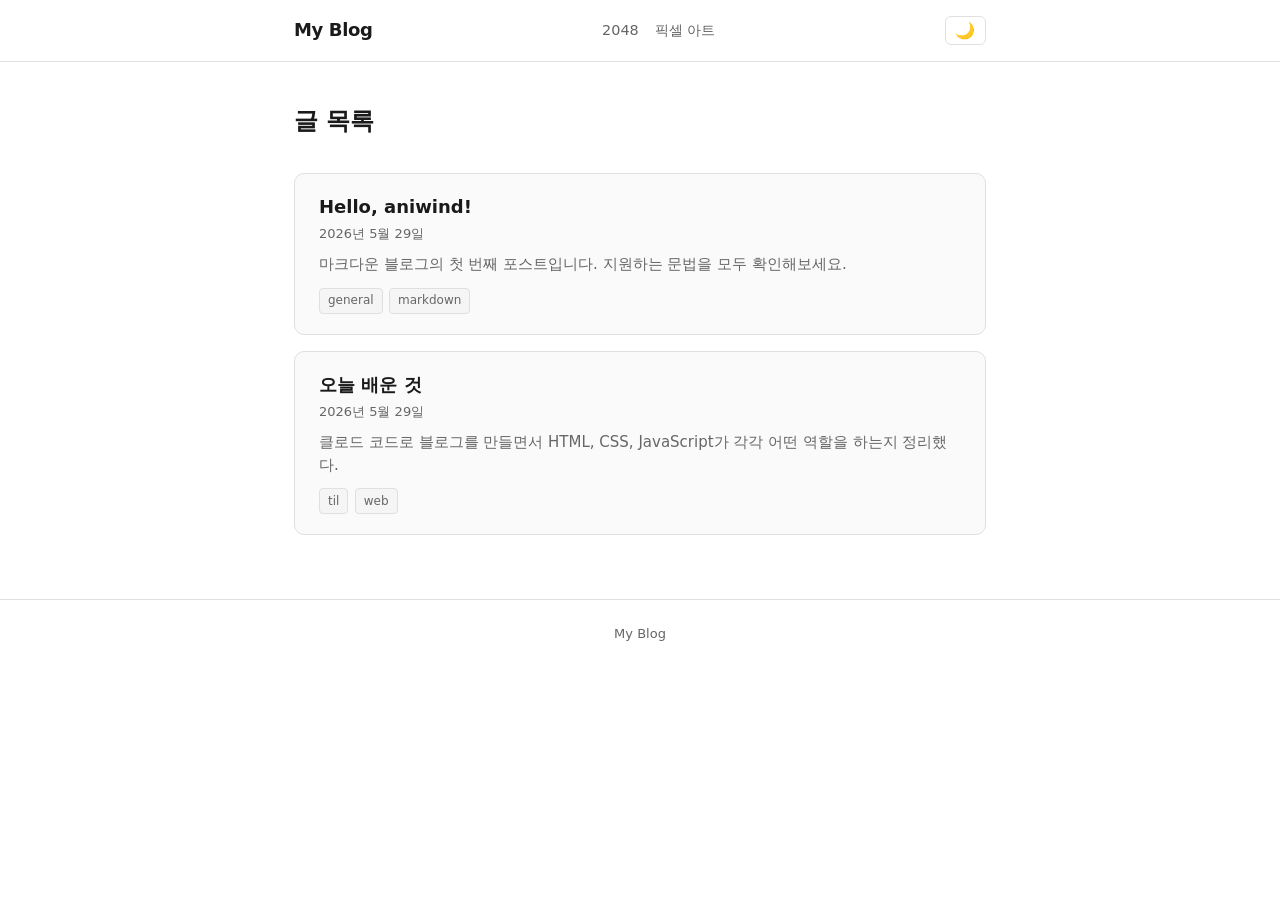
<file: index.html>
<!DOCTYPE html>
<html lang="ko">
<head>
	<meta charset="UTF-8">
	<meta name="viewport" content="width=device-width, initial-scale=1.0">
	<title>My Blog</title>
	<link rel="stylesheet" href="css/style.css">
</head>
<body>

<header class="site-header">
	<div class="container">
		<a href="index.html" class="site-title">My Blog</a>
		<nav class="site-nav">
			<a href="games/2048.html" class="nav-link">2048</a>
			<a href="games/pixel-art.html" class="nav-link">픽셀 아트</a>
		</nav>
		<button id="theme-toggle" aria-label="테마 전환">🌙</button>
	</div>
</header>

<main>
	<div class="container">
		<div class="post-list-header">
			<h1>글 목록</h1>
		</div>
		<div id="post-list" class="post-list"></div>
	</div>
</main>

<footer class="site-footer">
	<div class="container">
		<span>My Blog</span>
	</div>
</footer>

<script type="module" src="js/main.js"></script>
</body>
</html>
</file>
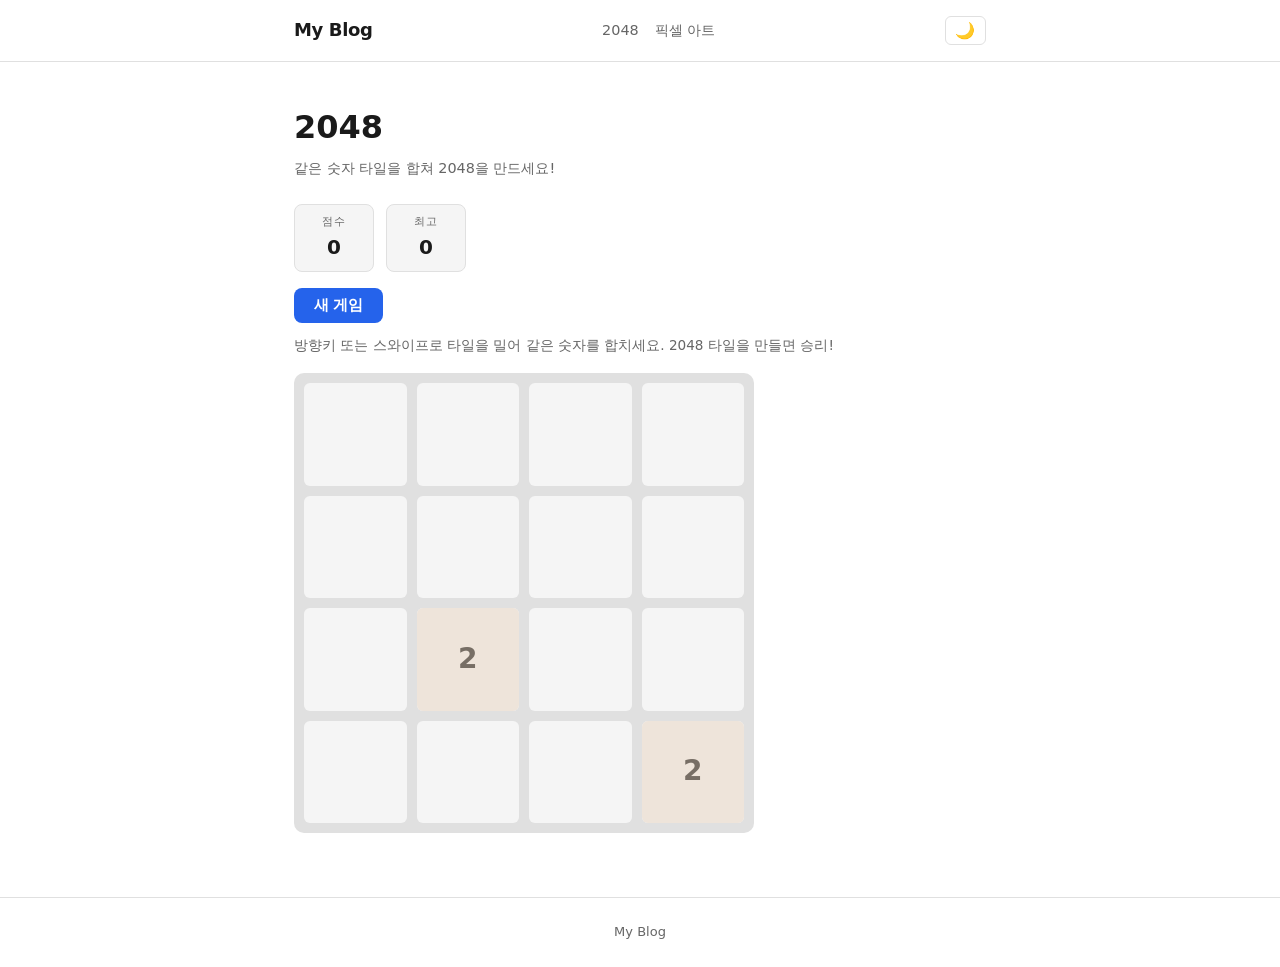
<file: games/2048.html>
<!DOCTYPE html>
<html lang="ko">
<head>
  <meta charset="UTF-8">
  <meta name="viewport" content="width=device-width, initial-scale=1.0">
  <title>2048 — My Blog</title>
  <link rel="stylesheet" href="../css/style.css">
  <link rel="stylesheet" href="../css/2048.css">
</head>
<body>
  <header class="site-header">
    <div class="container">
      <a href="../index.html" class="site-title">My Blog</a>
      <nav class="site-nav">
        <a href="2048.html" class="nav-link">2048</a>
        <a href="pixel-art.html" class="nav-link">픽셀 아트</a>
      </nav>
      <button id="theme-toggle" aria-label="테마 전환">🌙</button>
    </div>
  </header>

  <main>
    <div class="container">
      <div class="game-header">
        <h1>2048</h1>
        <p class="game-desc">같은 숫자 타일을 합쳐 2048을 만드세요!</p>
      </div>

      <div class="scoreboard">
        <div class="score-box">
          <span class="score-label">점수</span>
          <span class="score-value" id="score-display">0</span>
        </div>
        <div class="score-box">
          <span class="score-label">최고</span>
          <span class="score-value" id="best-display">0</span>
        </div>
      </div>

      <div class="game-controls">
        <button id="new-game-btn">새 게임</button>
      </div>

      <p class="game-hint">방향키 또는 스와이프로 타일을 밀어 같은 숫자를 합치세요. 2048 타일을 만들면 승리!</p>

      <div class="board-wrapper">
        <div class="board" id="board">
          <div class="cell"></div><div class="cell"></div><div class="cell"></div><div class="cell"></div>
          <div class="cell"></div><div class="cell"></div><div class="cell"></div><div class="cell"></div>
          <div class="cell"></div><div class="cell"></div><div class="cell"></div><div class="cell"></div>
          <div class="cell"></div><div class="cell"></div><div class="cell"></div><div class="cell"></div>
        </div>
        <div class="game-message" id="game-message">
          <p id="game-message-text"></p>
          <button id="retry-btn">다시 시도</button>
        </div>
      </div>
    </div>
  </main>

  <footer class="site-footer">
    <div class="container">
      <p>My Blog</p>
    </div>
  </footer>

  <script type="module" src="../js/theme.js"></script>
  <script type="module" src="../js/2048.js"></script>
</body>
</html>
</file>
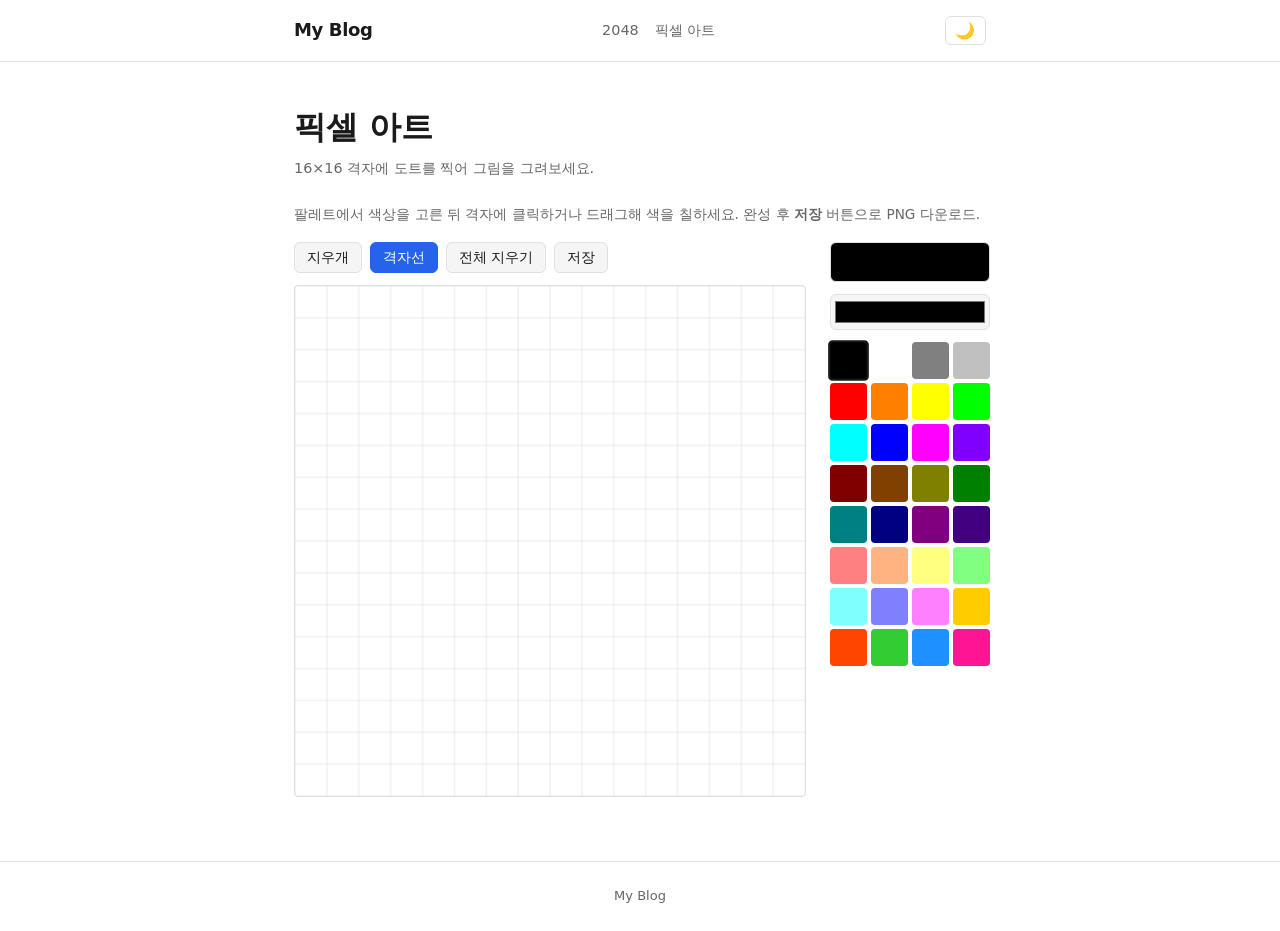
<file: games/pixel-art.html>
<!DOCTYPE html>
<html lang="ko">
<head>
	<meta charset="UTF-8">
	<meta name="viewport" content="width=device-width, initial-scale=1.0">
	<title>픽셀 아트 — My Blog</title>
	<link rel="stylesheet" href="../css/style.css">
	<link rel="stylesheet" href="../css/pixel-art.css">
</head>
<body>
	<header class="site-header">
		<div class="container">
			<a href="../index.html" class="site-title">My Blog</a>
			<nav class="site-nav">
				<a href="2048.html" class="nav-link">2048</a>
				<a href="pixel-art.html" class="nav-link">픽셀 아트</a>
			</nav>
			<button id="theme-toggle" aria-label="테마 전환">🌙</button>
		</div>
	</header>

	<main>
		<div class="container">
			<div class="editor-page-header">
				<h1>픽셀 아트</h1>
				<p class="editor-desc">16×16 격자에 도트를 찍어 그림을 그려보세요.</p>
			</div>

			<p class="editor-hint">팔레트에서 색상을 고른 뒤 격자에 클릭하거나 드래그해 색을 칠하세요. 완성 후 <strong>저장</strong> 버튼으로 PNG 다운로드.</p>

			<div class="editor-layout">
				<div class="canvas-area">
					<div class="toolbar">
						<button id="btn-eraser">지우개</button>
						<button id="btn-grid" class="tool-active">격자선</button>
						<button id="btn-clear">전체 지우기</button>
						<button id="btn-save">저장</button>
					</div>
					<canvas id="pixel-canvas" width="512" height="512"></canvas>
				</div>

				<div class="palette-panel">
					<div id="color-preview"></div>
					<input type="color" id="color-custom" value="#000000">
					<div class="palette-grid" id="palette-grid"></div>
				</div>
			</div>
		</div>
	</main>

	<footer class="site-footer">
		<div class="container">
			<span>My Blog</span>
		</div>
	</footer>

	<script type="module" src="../js/theme.js"></script>
	<script type="module" src="../js/pixel-art.js"></script>
</body>
</html>
</file>
<file: css/style.css>
/* ── Color tokens ── */
:root {
	--bg: #ffffff;
	--bg-surface: #f5f5f5;
	--bg-card: #fafafa;
	--text: #1a1a1a;
	--text-muted: #666666;
	--accent: #2563eb;
	--accent-hover: #1d4ed8;
	--border: #e0e0e0;
	--code-bg: #f3f4f6;
	--shadow: 0 1px 3px rgba(0,0,0,0.08);
}

@media (prefers-color-scheme: dark) {
	:root:not([data-theme="light"]) {
		--bg: #0f0f0f;
		--bg-surface: #1a1a1a;
		--bg-card: #1e1e1e;
		--text: #e8e8e8;
		--text-muted: #888888;
		--accent: #60a5fa;
		--accent-hover: #93c5fd;
		--border: #2a2a2a;
		--code-bg: #1e1e2e;
		--shadow: 0 1px 3px rgba(0,0,0,0.4);
	}
}

[data-theme="dark"] {
	--bg: #0f0f0f;
	--bg-surface: #1a1a1a;
	--bg-card: #1e1e1e;
	--text: #e8e8e8;
	--text-muted: #888888;
	--accent: #60a5fa;
	--accent-hover: #93c5fd;
	--border: #2a2a2a;
	--code-bg: #1e1e2e;
	--shadow: 0 1px 3px rgba(0,0,0,0.4);
}

[data-theme="light"] {
	--bg: #ffffff;
	--bg-surface: #f5f5f5;
	--bg-card: #fafafa;
	--text: #1a1a1a;
	--text-muted: #666666;
	--accent: #2563eb;
	--accent-hover: #1d4ed8;
	--border: #e0e0e0;
	--code-bg: #f3f4f6;
	--shadow: 0 1px 3px rgba(0,0,0,0.08);
}

/* ── Reset ── */
*, *::before, *::after {
	box-sizing: border-box;
	margin: 0;
	padding: 0;
}

/* ── Base ── */
html {
	font-size: 16px;
	-webkit-text-size-adjust: 100%;
}

body {
	background-color: var(--bg);
	color: var(--text);
	font-family: -apple-system, BlinkMacSystemFont, 'Segoe UI', system-ui, sans-serif;
	line-height: 1.6;
	transition: background-color 0.2s, color 0.2s;
}

a {
	color: var(--accent);
	text-decoration: none;
}

a:hover {
	color: var(--accent-hover);
	text-decoration: underline;
}

/* ── Layout ── */
.container {
	max-width: 740px;
	margin: 0 auto;
	padding: 0 1.5rem;
}

/* ── Header ── */
.site-header {
	border-bottom: 1px solid var(--border);
	padding: 1rem 0;
	position: sticky;
	top: 0;
	background: var(--bg);
	z-index: 100;
	backdrop-filter: blur(8px);
	-webkit-backdrop-filter: blur(8px);
}

.site-header .container {
	display: flex;
	align-items: center;
	justify-content: space-between;
}

.site-title {
	font-size: 1.125rem;
	font-weight: 700;
	color: var(--text);
	letter-spacing: -0.02em;
}

.site-title:hover {
	color: var(--accent);
	text-decoration: none;
}

#theme-toggle {
	background: none;
	border: 1px solid var(--border);
	border-radius: 6px;
	padding: 0.35rem 0.6rem;
	cursor: pointer;
	font-size: 1rem;
	color: var(--text-muted);
	transition: border-color 0.15s, color 0.15s;
	line-height: 1;
}

#theme-toggle:hover {
	border-color: var(--accent);
	color: var(--accent);
}

/* ── Main ── */
main {
	padding: 2.5rem 0 4rem;
}

/* ── Post list ── */
.post-list-header {
	margin-bottom: 2rem;
}

.post-list-header h1 {
	font-size: 1.5rem;
	font-weight: 700;
	color: var(--text);
}

.post-list {
	display: flex;
	flex-direction: column;
	gap: 1rem;
}

.post-card {
	background: var(--bg-card);
	border: 1px solid var(--border);
	border-radius: 10px;
	padding: 1.25rem 1.5rem;
	cursor: pointer;
	transition: border-color 0.15s, box-shadow 0.15s, transform 0.1s;
	text-decoration: none;
	display: block;
	color: inherit;
}

.post-card:hover {
	border-color: var(--accent);
	box-shadow: var(--shadow);
	transform: translateY(-1px);
	text-decoration: none;
	color: inherit;
}

.post-card-title {
	font-size: 1.125rem;
	font-weight: 600;
	color: var(--text);
	margin-bottom: 0.35rem;
	line-height: 1.4;
}

.post-card-meta {
	font-size: 0.8125rem;
	color: var(--text-muted);
	margin-bottom: 0.5rem;
	display: flex;
	align-items: center;
	gap: 0.75rem;
}

.post-card-desc {
	font-size: 0.9375rem;
	color: var(--text-muted);
	line-height: 1.5;
}

.post-tags {
	display: flex;
	flex-wrap: wrap;
	gap: 0.4rem;
	margin-top: 0.75rem;
}

.tag {
	font-size: 0.75rem;
	background: var(--bg-surface);
	border: 1px solid var(--border);
	border-radius: 4px;
	padding: 0.15rem 0.5rem;
	color: var(--text-muted);
}

.empty-state {
	text-align: center;
	padding: 4rem 0;
	color: var(--text-muted);
}

/* ── Post view ── */
.post-nav {
	margin-bottom: 2rem;
}

.back-link {
	font-size: 0.9rem;
	color: var(--text-muted);
	display: inline-flex;
	align-items: center;
	gap: 0.35rem;
}

.back-link:hover {
	color: var(--accent);
	text-decoration: none;
}

.post-header {
	margin-bottom: 2.5rem;
	padding-bottom: 1.5rem;
	border-bottom: 1px solid var(--border);
}

.post-header h1 {
	font-size: 2rem;
	font-weight: 700;
	line-height: 1.3;
	letter-spacing: -0.03em;
	color: var(--text);
	margin-bottom: 0.75rem;
}

.post-meta {
	font-size: 0.875rem;
	color: var(--text-muted);
	display: flex;
	align-items: center;
	gap: 1rem;
	flex-wrap: wrap;
}

/* ── Post body typography ── */
.post-body {
	max-width: 70ch;
	font-family: Georgia, 'Times New Roman', serif;
	font-size: 1.0625rem;
	line-height: 1.8;
	color: var(--text);
}

.post-body h1,
.post-body h2,
.post-body h3,
.post-body h4 {
	font-family: -apple-system, BlinkMacSystemFont, 'Segoe UI', system-ui, sans-serif;
	font-weight: 700;
	line-height: 1.35;
	letter-spacing: -0.02em;
	color: var(--text);
	margin-top: 2rem;
	margin-bottom: 0.75rem;
}

.post-body h1 { font-size: 1.75rem; }
.post-body h2 { font-size: 1.375rem; }
.post-body h3 { font-size: 1.125rem; }
.post-body h4 { font-size: 1rem; }

.post-body p {
	margin-bottom: 1.25rem;
}

.post-body ul,
.post-body ol {
	margin-bottom: 1.25rem;
	padding-left: 1.5rem;
}

.post-body li {
	margin-bottom: 0.35rem;
}

.post-body blockquote {
	border-left: 3px solid var(--accent);
	margin: 1.5rem 0;
	padding: 0.75rem 1.25rem;
	background: var(--bg-surface);
	border-radius: 0 6px 6px 0;
	color: var(--text-muted);
	font-style: italic;
}

.post-body blockquote p {
	margin-bottom: 0;
}

.post-body hr {
	border: none;
	border-top: 1px solid var(--border);
	margin: 2rem 0;
}

.post-body a {
	color: var(--accent);
	text-decoration: underline;
	text-underline-offset: 2px;
}

.post-body img {
	max-width: 100%;
	height: auto;
	border-radius: 8px;
	margin: 1rem 0;
}

/* ── Inline code ── */
.post-body code {
	font-family: 'SF Mono', 'Fira Code', 'Cascadia Code', Consolas, monospace;
	font-size: 0.875em;
	background: var(--code-bg);
	border: 1px solid var(--border);
	border-radius: 4px;
	padding: 0.1em 0.4em;
}

/* ── Code blocks ── */
.post-body pre {
	margin: 1.5rem 0;
	border-radius: 8px;
	overflow: auto;
	border: 1px solid var(--border);
}

.post-body pre code {
	background: none;
	border: none;
	padding: 0;
	font-size: 0.875rem;
	line-height: 1.6;
}

/* ── Table ── */
.post-body table {
	display: block;
	width: max-content;
	max-width: 100%;
	overflow-x: auto;
	border-collapse: collapse;
	margin: 1.5rem 0;
	font-size: 0.9375rem;
}

.post-body th,
.post-body td {
	border: 1px solid var(--border);
	padding: 0.5rem 0.75rem;
	text-align: left;
}

.post-body th {
	background: var(--bg-surface);
	font-weight: 600;
	font-family: -apple-system, BlinkMacSystemFont, 'Segoe UI', system-ui, sans-serif;
}

/* ── Footer ── */
.site-footer {
	border-top: 1px solid var(--border);
	padding: 1.5rem 0;
	text-align: center;
	font-size: 0.8125rem;
	color: var(--text-muted);
}

/* ── Loading / Error states ── */
.loading {
	text-align: center;
	padding: 3rem 0;
	color: var(--text-muted);
}

.error-state {
	text-align: center;
	padding: 4rem 0;
	color: var(--text-muted);
}

.error-state h2 {
	font-size: 1.5rem;
	margin-bottom: 0.5rem;
	color: var(--text);
}

/* ── Mobile ── */
@media (max-width: 640px) {
	.container {
		padding: 0 1rem;
	}

	main {
		padding: 1.5rem 0 3rem;
	}

	.post-header h1 {
		font-size: 1.5rem;
	}

	.post-body {
		font-size: 1rem;
	}

	.post-card {
		padding: 1rem 1.125rem;
	}

	.post-card-title {
		font-size: 1rem;
	}
}

/* Navigation */
.site-nav {
	display: flex;
	gap: 1rem;
	align-items: center;
}

.nav-link {
	font-size: 0.9rem;
	color: var(--text-muted);
	text-decoration: none;
}

.nav-link:hover {
	color: var(--accent);
}
</file>
<file: css/2048.css>
/* 타일 색상 변수 */
:root {
	--tile-text-light: #776e65;
	--tile-text-dark: #f9f6f2;

	--tile-2:    #eee4da;   --tile-text-2:    var(--tile-text-light);
	--tile-4:    #ede0c8;   --tile-text-4:    var(--tile-text-light);
	--tile-8:    #f2b179;   --tile-text-8:    var(--tile-text-dark);
	--tile-16:   #f59563;   --tile-text-16:   var(--tile-text-dark);
	--tile-32:   #f67c5f;   --tile-text-32:   var(--tile-text-dark);
	--tile-64:   #f65e3b;   --tile-text-64:   var(--tile-text-dark);
	--tile-128:  #edcf72;   --tile-text-128:  var(--tile-text-dark);
	--tile-256:  #edcc61;   --tile-text-256:  var(--tile-text-dark);
	--tile-512:  #edc850;   --tile-text-512:  var(--tile-text-dark);
	--tile-1024: #edc53f;   --tile-text-1024: var(--tile-text-dark);
	--tile-2048: #edc22e;   --tile-text-2048: var(--tile-text-dark);
	--tile-super: #3c3a32;  --tile-text-super: var(--tile-text-dark);
}

/* 다크모드 타일 색상 재정의 */
[data-theme="dark"] {
	--tile-2:    #3a3530;
	--tile-4:    #47403a;
	--tile-8:    #8f4f20;
	--tile-16:   #a0471a;
	--tile-32:   #b03c22;
	--tile-64:   #c0301a;
	--tile-128:  #9b8a1e;
	--tile-256:  #a09020;
	--tile-512:  #a09420;
	--tile-1024: #9c9020;
	--tile-2048: #b09000;
	--tile-super: #c0b050;
}
@media (prefers-color-scheme: dark) {
	:root:not([data-theme="light"]) {
		--tile-2:    #3a3530;
		--tile-4:    #47403a;
		--tile-8:    #8f4f20;
		--tile-16:   #a0471a;
		--tile-32:   #b03c22;
		--tile-64:   #c0301a;
		--tile-128:  #9b8a1e;
		--tile-256:  #a09020;
		--tile-512:  #a09420;
		--tile-1024: #9c9020;
		--tile-2048: #b09000;
		--tile-super: #c0b050;
	}
}

.game-header {
	margin-bottom: 1.5rem;
}
.game-header h1 {
	margin: 0 0 0.25rem;
}
.game-desc {
	font-size: 0.9rem;
	color: var(--text-muted);
	margin: 0;
}

.scoreboard {
	display: flex;
	gap: 0.75rem;
	margin-bottom: 1rem;
}
.score-box {
	background: var(--bg-surface);
	border: 1px solid var(--border);
	border-radius: 8px;
	padding: 0.5rem 1rem;
	min-width: 80px;
	text-align: center;
}
.score-label {
	display: block;
	font-size: 0.7rem;
	text-transform: uppercase;
	color: var(--text-muted);
	letter-spacing: 0.05em;
}
.score-value {
	display: block;
	font-size: 1.25rem;
	font-weight: 700;
	color: var(--text);
}

.game-controls {
	margin-bottom: 0.75rem;
}

.game-hint {
	font-size: 0.85rem;
	color: var(--text-muted);
	margin: 0 0 1rem;
}
#new-game-btn, #retry-btn {
	background: var(--accent);
	color: #fff;
	border: none;
	border-radius: 8px;
	padding: 0.5rem 1.25rem;
	cursor: pointer;
	font-size: 0.9375rem;
	font-weight: 600;
}
#new-game-btn:hover, #retry-btn:hover {
	opacity: 0.85;
}

.board-wrapper {
	position: relative;
	display: inline-block;
}
.board {
	display: grid;
	grid-template-columns: repeat(4, 1fr);
	gap: 10px;
	padding: 10px;
	background: var(--border);
	border-radius: 10px;
	width: min(460px, 92vw);
	box-sizing: border-box;
}
.cell {
	background: var(--bg-surface);
	border-radius: 6px;
	aspect-ratio: 1 / 1;
	position: relative;
}

.tile {
	position: absolute;
	inset: 0;
	display: flex;
	align-items: center;
	justify-content: center;
	border-radius: 6px;
	font-weight: 700;
}
.tile.fs-md { font-size: 1.75rem; }
.tile.fs-sm { font-size: 1.25rem; }
.tile.fs-xs { font-size: 1rem; }

/* 타일별 색상 */
.tile-2    { background: var(--tile-2);    color: var(--tile-text-2); }
.tile-4    { background: var(--tile-4);    color: var(--tile-text-4); }
.tile-8    { background: var(--tile-8);    color: var(--tile-text-8); }
.tile-16   { background: var(--tile-16);   color: var(--tile-text-16); }
.tile-32   { background: var(--tile-32);   color: var(--tile-text-32); }
.tile-64   { background: var(--tile-64);   color: var(--tile-text-64); }
.tile-128  { background: var(--tile-128);  color: var(--tile-text-128); }
.tile-256  { background: var(--tile-256);  color: var(--tile-text-256); }
.tile-512  { background: var(--tile-512);  color: var(--tile-text-512); }
.tile-1024 { background: var(--tile-1024); color: var(--tile-text-1024); }
.tile-2048 { background: var(--tile-2048); color: var(--tile-text-2048); }
.tile-super { background: var(--tile-super); color: var(--tile-text-super); }

/* 오버레이 */
.game-message {
	position: absolute;
	inset: 0;
	border-radius: 10px;
	display: none;
	flex-direction: column;
	align-items: center;
	justify-content: center;
	gap: 1rem;
	background: rgba(238, 228, 218, 0.73);
}
.game-message.visible {
	display: flex;
}
.game-message.game-message-win {
	background: rgba(237, 194, 46, 0.5);
}

[data-theme="dark"] .game-message { background: rgba(15, 15, 15, 0.8); }
@media (prefers-color-scheme: dark) {
	:root:not([data-theme="light"]) .game-message { background: rgba(15, 15, 15, 0.8); }
}

[data-theme="dark"] .game-message.game-message-win { background: rgba(150, 120, 0, 0.5); }
@media (prefers-color-scheme: dark) {
	:root:not([data-theme="light"]) .game-message.game-message-win { background: rgba(150, 120, 0, 0.5); }
}

#game-message-text {
	font-size: 1.5rem;
	font-weight: 700;
	color: var(--text);
	margin: 0;
}

@media (max-width: 480px) {
	.board {
		gap: 7px;
		padding: 7px;
	}
	.tile.fs-md { font-size: 1.3rem; }
	.tile.fs-sm { font-size: 1rem; }
	.tile.fs-xs { font-size: 0.8rem; }
}
</file>
<file: css/pixel-art.css>
.editor-page-header {
	margin-bottom: 1.5rem;
}

.editor-page-header h1 {
	margin: 0 0 0.25rem;
}

.editor-desc {
	font-size: 0.9rem;
	color: var(--text-muted);
	margin: 0;
}

.editor-hint {
	font-size: 0.85rem;
	color: var(--text-muted);
	margin: 0 0 1rem;
}

.editor-layout {
	display: flex;
	gap: 1.5rem;
	align-items: flex-start;
}

.canvas-area {
	flex: 0 0 auto;
}

.toolbar {
	display: flex;
	gap: 0.5rem;
	margin-bottom: 0.75rem;
	flex-wrap: wrap;
}

.toolbar button {
	background: var(--bg-surface);
	border: 1px solid var(--border);
	border-radius: 6px;
	padding: 0.35rem 0.75rem;
	cursor: pointer;
	font-size: 0.875rem;
	color: var(--text);
}

.toolbar button:hover {
	border-color: var(--accent);
	color: var(--accent);
}

.toolbar button.tool-active {
	background: var(--accent);
	border-color: var(--accent);
	color: #fff;
}

#pixel-canvas {
	display: block;
	cursor: crosshair;
	touch-action: none;
	border: 1px solid var(--border);
	border-radius: 4px;
	max-width: min(512px, 90vw);
	height: auto;
}

.palette-panel {
	flex: 0 0 160px;
	display: flex;
	flex-direction: column;
	gap: 0.75rem;
}

#color-preview {
	width: 100%;
	height: 40px;
	border-radius: 6px;
	border: 1px solid var(--border);
	background: #000000;
}

#color-custom {
	width: 100%;
	height: 36px;
	border: 1px solid var(--border);
	border-radius: 6px;
	cursor: pointer;
	padding: 2px;
	background: var(--bg-surface);
	box-sizing: border-box;
}

.palette-grid {
	display: grid;
	grid-template-columns: repeat(4, 1fr);
	gap: 4px;
}

.swatch {
	aspect-ratio: 1;
	border-radius: 4px;
	border: 2px solid transparent;
	cursor: pointer;
	transition: transform 0.1s;
	padding: 0;
}

.swatch:hover {
	transform: scale(1.15);
}

.swatch.swatch-active {
	border-color: var(--text);
	transform: scale(1.1);
}

@media (max-width: 640px) {
	.editor-layout {
		flex-direction: column;
	}

	.palette-panel {
		flex: none;
		width: 100%;
		flex-direction: row;
		flex-wrap: wrap;
		align-items: center;
		gap: 0.5rem;
	}

	#color-preview {
		width: 40px;
		height: 40px;
		flex-shrink: 0;
	}

	#color-custom {
		width: 40px;
		flex-shrink: 0;
	}

	.palette-grid {
		grid-template-columns: repeat(8, 1fr);
		flex: 1;
		min-width: 0;
	}
}
</file>
